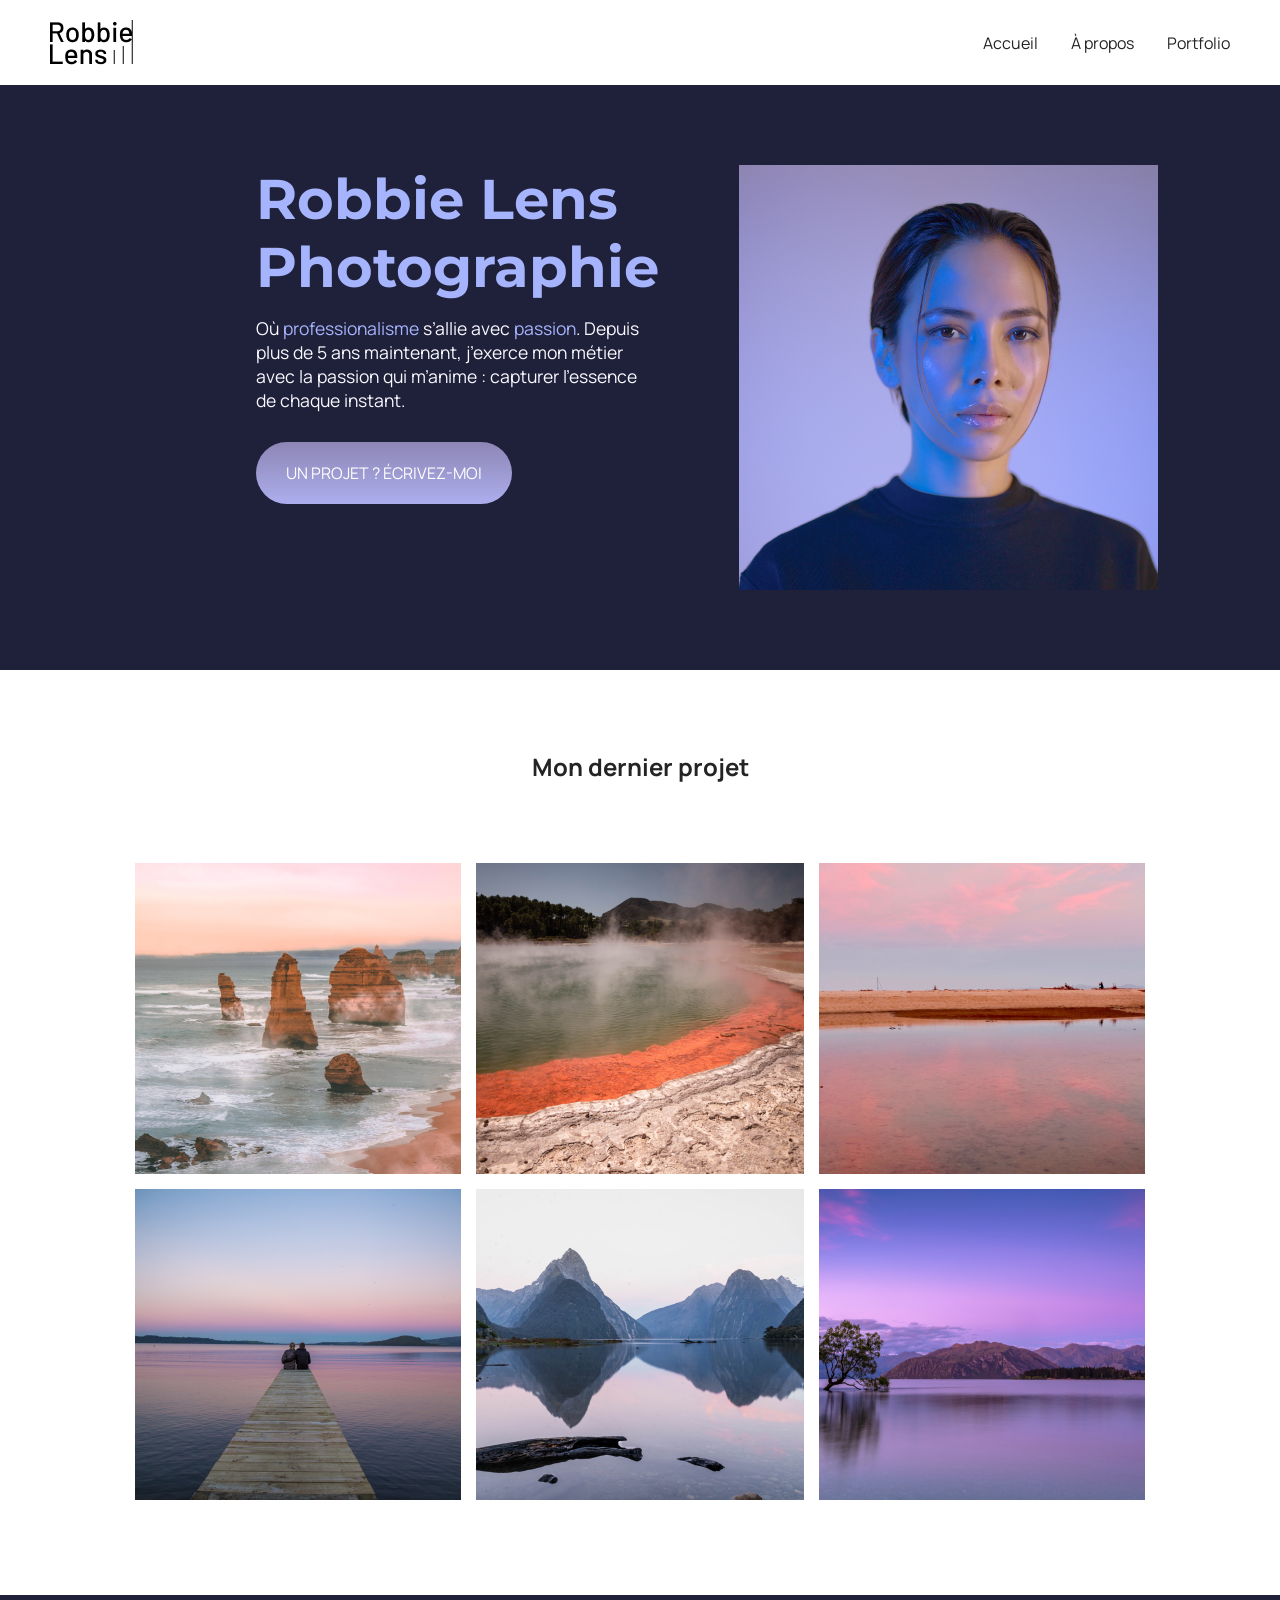
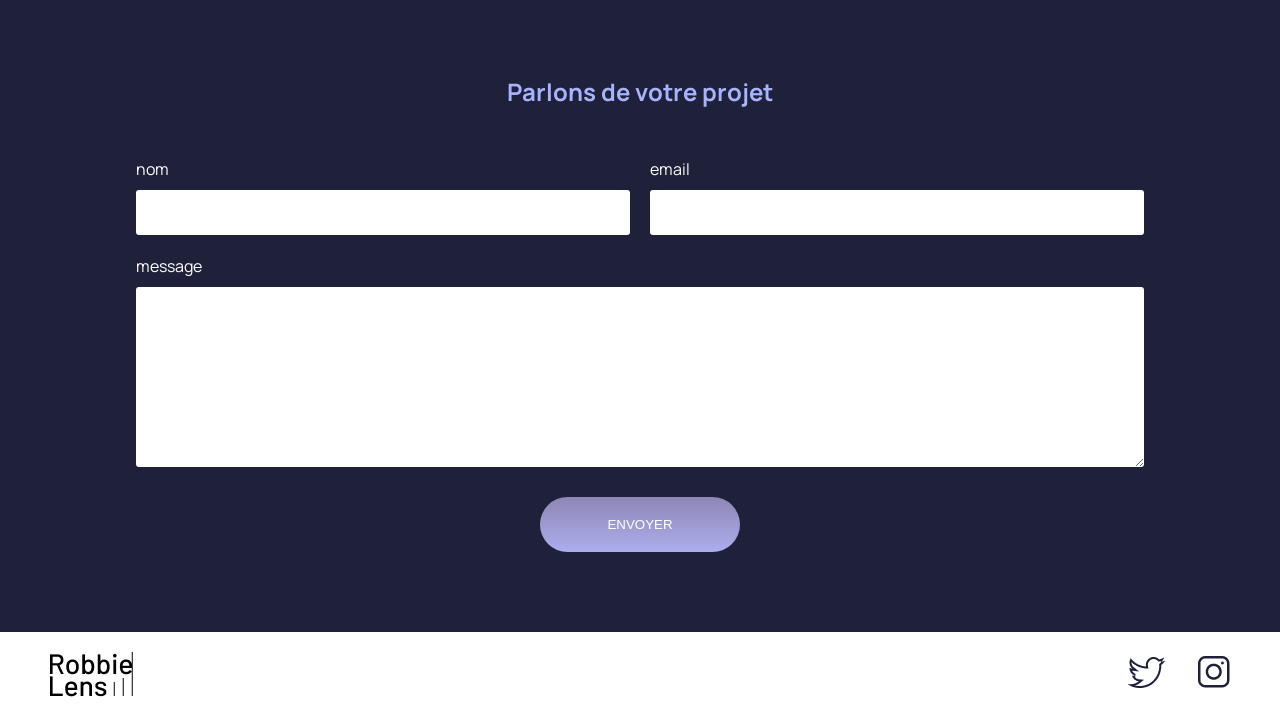
<file: index.html>
<!DOCTYPE html>
<html lang="fr">

<head>
    <meta charset="utf-8" >
    <meta name="viewport" content="width=device-width, initial-scale=1.0">
    <title>Accueil - Robbie Lens Photographie</title>
    <link href="style/style.css" rel="stylesheet" >
    <link href="style/index.css" rel="stylesheet" >
    <link rel="preconnect" href="https://fonts.googleapis.com">
    <link rel="preconnect" href="https://fonts.gstatic.com" crossorigin>
    <link href="https://fonts.googleapis.com/css2?family=Manrope&family=Montserrat&display=swap" rel="stylesheet">
</head>

<body>
    <header>
        <nav>
            <img src="images/logo.png" alt="Logo Robbie Lens" >
            <div>
                <a href="index.html">Accueil</a>
                <a href="a-propos.html">À propos</a>
                <a href="portfolio.html">Portfolio</a>
            </div>
        </nav>
    </header>
    <main>
        <section class="accueil-introduction">
            <div>
                <h1>Robbie Lens Photographie</h1>
                <p>
                    Où <em>professionalisme</em> s’allie avec <em>passion</em>. Depuis
                    plus de 5 ans maintenant, j’exerce mon métier avec la passion
                    qui m’anime : capturer l’essence de chaque instant.
                </p>
                <a href="#contact" class="cta">UN PROJET ? ÉCRIVEZ-MOI</a>
            </div>
            <img src="images/robbie-lens.png" alt="Portrait avec effet de la photographe Robbie Lens" >
        </section>
        <section class="accueil-photos">
            <h2>Mon dernier projet</h2>
            <div>
                <img src="images/accueil/element-1.png" alt="Twelve apostles - Australie" >
                <img src="images/accueil/element-2.png" alt="Wai-O-Tapu - Nouvelle-Zélande" >
                <img src="images/accueil/element-3.png" alt="Parc National d’Abel Tasman - Nouvelle-Zélande" >
            </div>
            <div>
                <img src="images/accueil/element-4.png" alt="Lac Rotorua - Nouvelle-Zélande" >
                <img src="images/accueil/element-5.png" alt="Milford Sound - Nouvelle-Zélande" >
                <img src="images/accueil/element-6.png" alt="Lac Wanaka - Nouvelle-Zélande" >
            </div>
        </section>
        <section id="contact" class="section-contact">
            <h2>Parlons de votre projet</h2>
            <form method="get" action="#">
                <div class="form-nom-email">
                    <div class="form-column">
                        <label for="nom">nom</label>
                        <input type="text" name="nom" id="nom" >
                    </div>
                    <div class="form-column">
                        <label for="email">email</label>
                        <input type="email" name="email" id="email" >
                    </div>
                </div>
                <label for="message">message</label>
                <textarea name="message" id="message" rows="10"></textarea>
                <input type="submit" value="ENVOYER" class="cta" >
            </form>
        </section>
    </main>
    <footer>
        <img src="images/logo.png" alt="Logo Robbie Lens" >
        <div>
            <a target="_blank" href="https://twitter.com/" class="lien-icone">
                <img src="images/twitter.png" alt="Logo Twitter" >
            </a>
            <a target="_blank" href="https://www.instagram.com/" class="lien-icone">
                <img src="images/instagram.png" alt="Logo Instagram" >
            </a>
        </div>
    </footer>
</body>

</html>
</file>
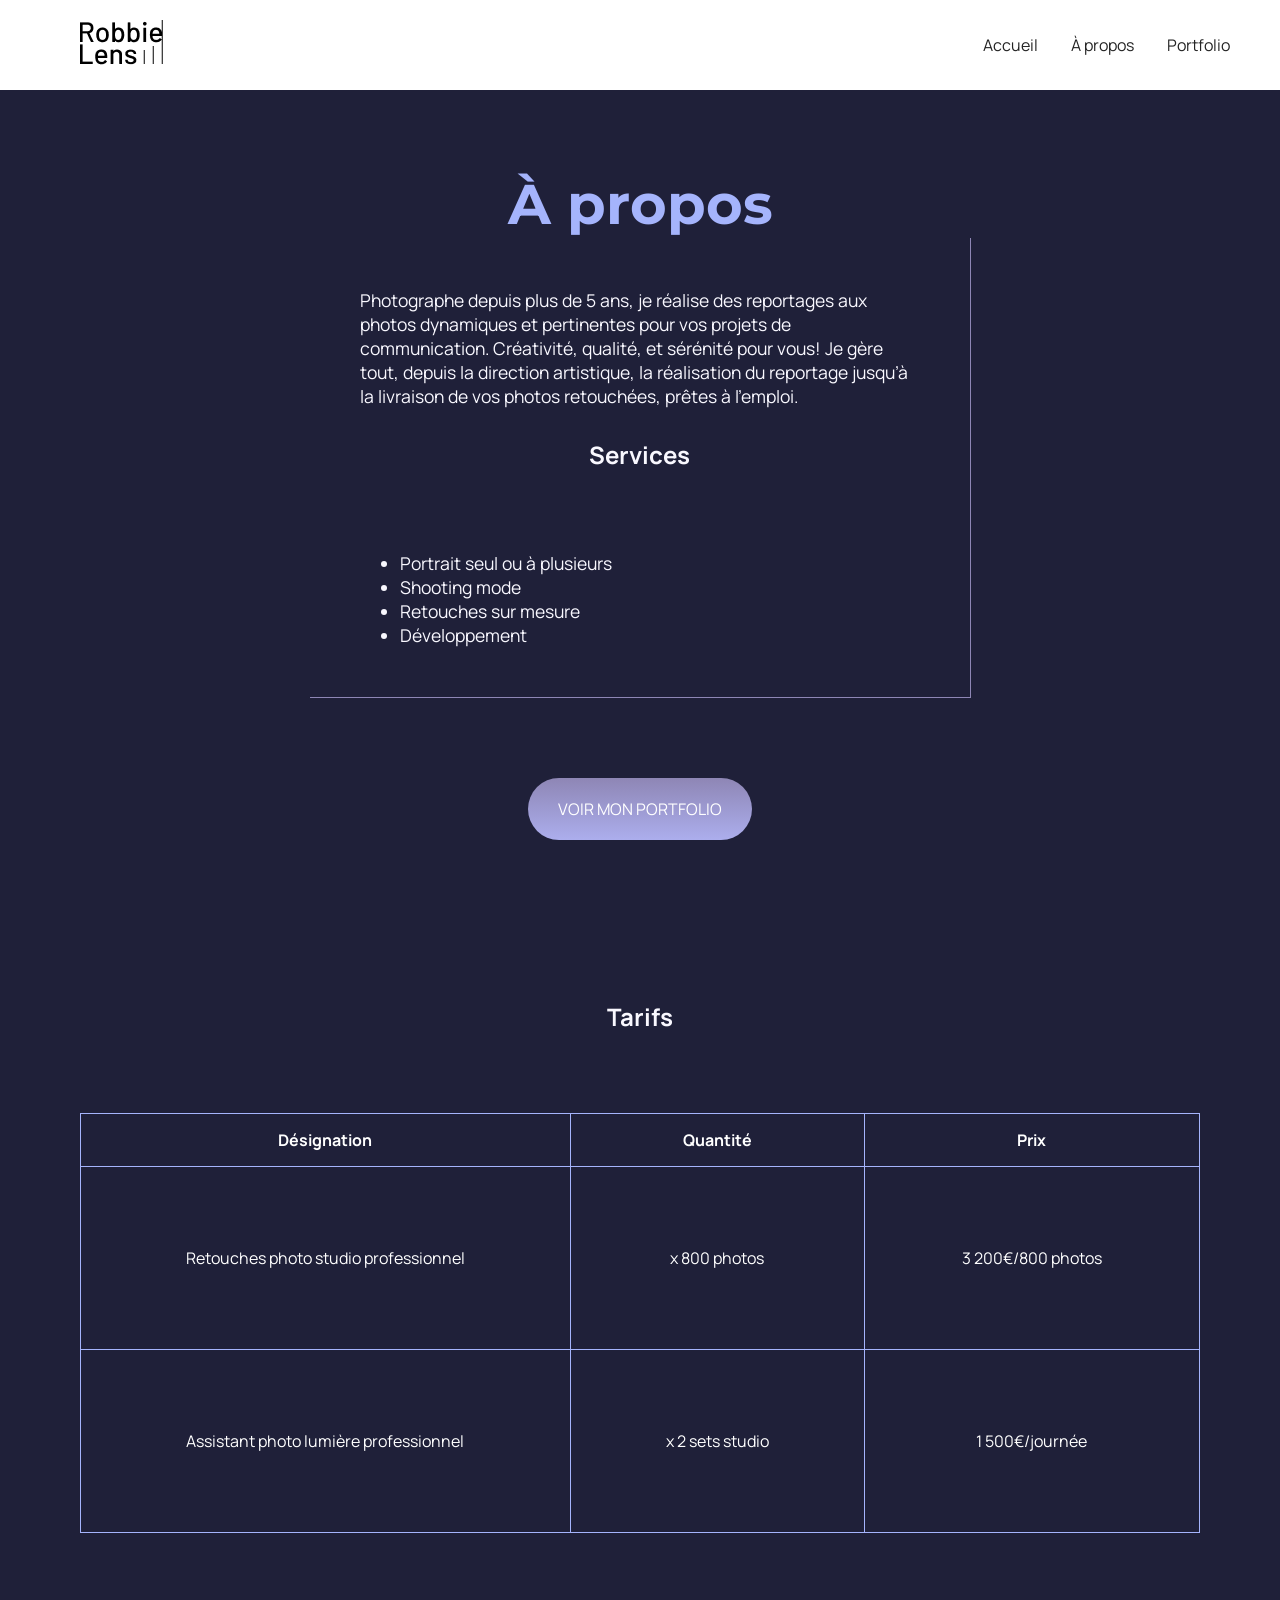
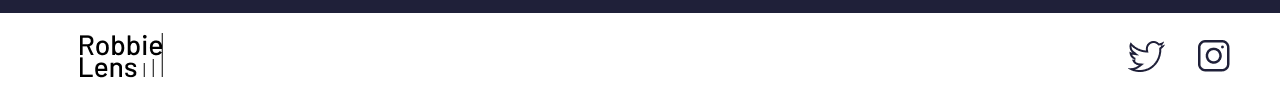
<file: a-propos.html>
<!DOCTYPE html>
<html lang="fr">

<head>
    <meta charset="utf-8" >
    <meta name="viewport" content="width=device-width, initial-scale=1.0">
    <title>À propos - Robbie Lens Photographie</title>
    <link href="/style/style.css" rel="stylesheet" >
    <link rel="stylesheet" href="/style/a-propos.css">
    <link rel="preconnect" href="https://fonts.googleapis.com">
    <link rel="preconnect" href="https://fonts.gstatic.com" crossorigin>
    <link href="https://fonts.googleapis.com/css2?family=Manrope&family=Montserrat&display=swap" rel="stylesheet">
</head>

<body>
    <header>
        <nav>
            <a href="index.html" class="lien-icone">
                <img src="images/logo.png" alt="Logo Robbie Lens" >
            </a>
            
            <div>
                <a href="index.html">Accueil</a>
                <a href="a-propos.html">À propos</a>
                <a href="portfolio.html">Portfolio</a>
            </div>
        </nav>
    </header>
    <main class="a-propos-main">
        <section>
            <h1>À propos</h1>
            <div class="carre-contenu">
                <p>
                    Photographe depuis plus de 5 ans, je réalise des reportages aux photos dynamiques et pertinentes
                    pour
                    vos
                    projets de communication. Créativité, qualité, et sérénité pour vous! Je gère tout, depuis la
                    direction
                    artistique, la réalisation du reportage jusqu’à la livraison de vos photos retouchées, prêtes à
                    l’emploi.
                </p>
                <h2>Services</h2>
                <ul>
                    <li>Portrait seul ou à plusieurs</li>
                    <li>Shooting mode</li>
                    <li>Retouches sur mesure</li>
                    <li>Développement</li>
                </ul>
            </div>
            <div>
                <a href="portfolio.html" class="cta">VOIR MON PORTFOLIO</a>
            </div>
        </section>
        <section class="section-tarifs">
            <h2>Tarifs</h2>
            <table>
                <thead>
                    <tr>
                        <th>Désignation</th>
                        <th>Quantité</th>
                        <th>Prix</th>
                    </tr>
                </thead>
                <tbody>
                    <tr>
                        <td>Retouches photo studio professionnel</td>
                        <td>x 800 photos</td>
                        <td>3 200€/800 photos</td>
                    
                    </tr>
                    <tr>
                        <td>Assistant photo lumière professionnel</td>
                        <td>x 2 sets studio</td>
                        <td>1 500€/journée</td>
                    </tr>
                </tbody>
            </table>
        </section>
        
    </main>
    <footer>
        <a href="index.html" class="lien-icone">
            <img src="images/logo.png" alt="Logo Robbie Lens" >
        </a>
        <div>
            <a target="_blank" href="https://twitter.com/" class="lien-icone">
                <img src="images/twitter.png" alt="Logo Twitter" >
            </a>
            <a target="_blank" href="https://www.instagram.com/" class="lien-icone">
                <img src="images/instagram.png" alt="Logo Instagram" >
            </a>
        </div>
    </footer>
</body>

</html>
</file>
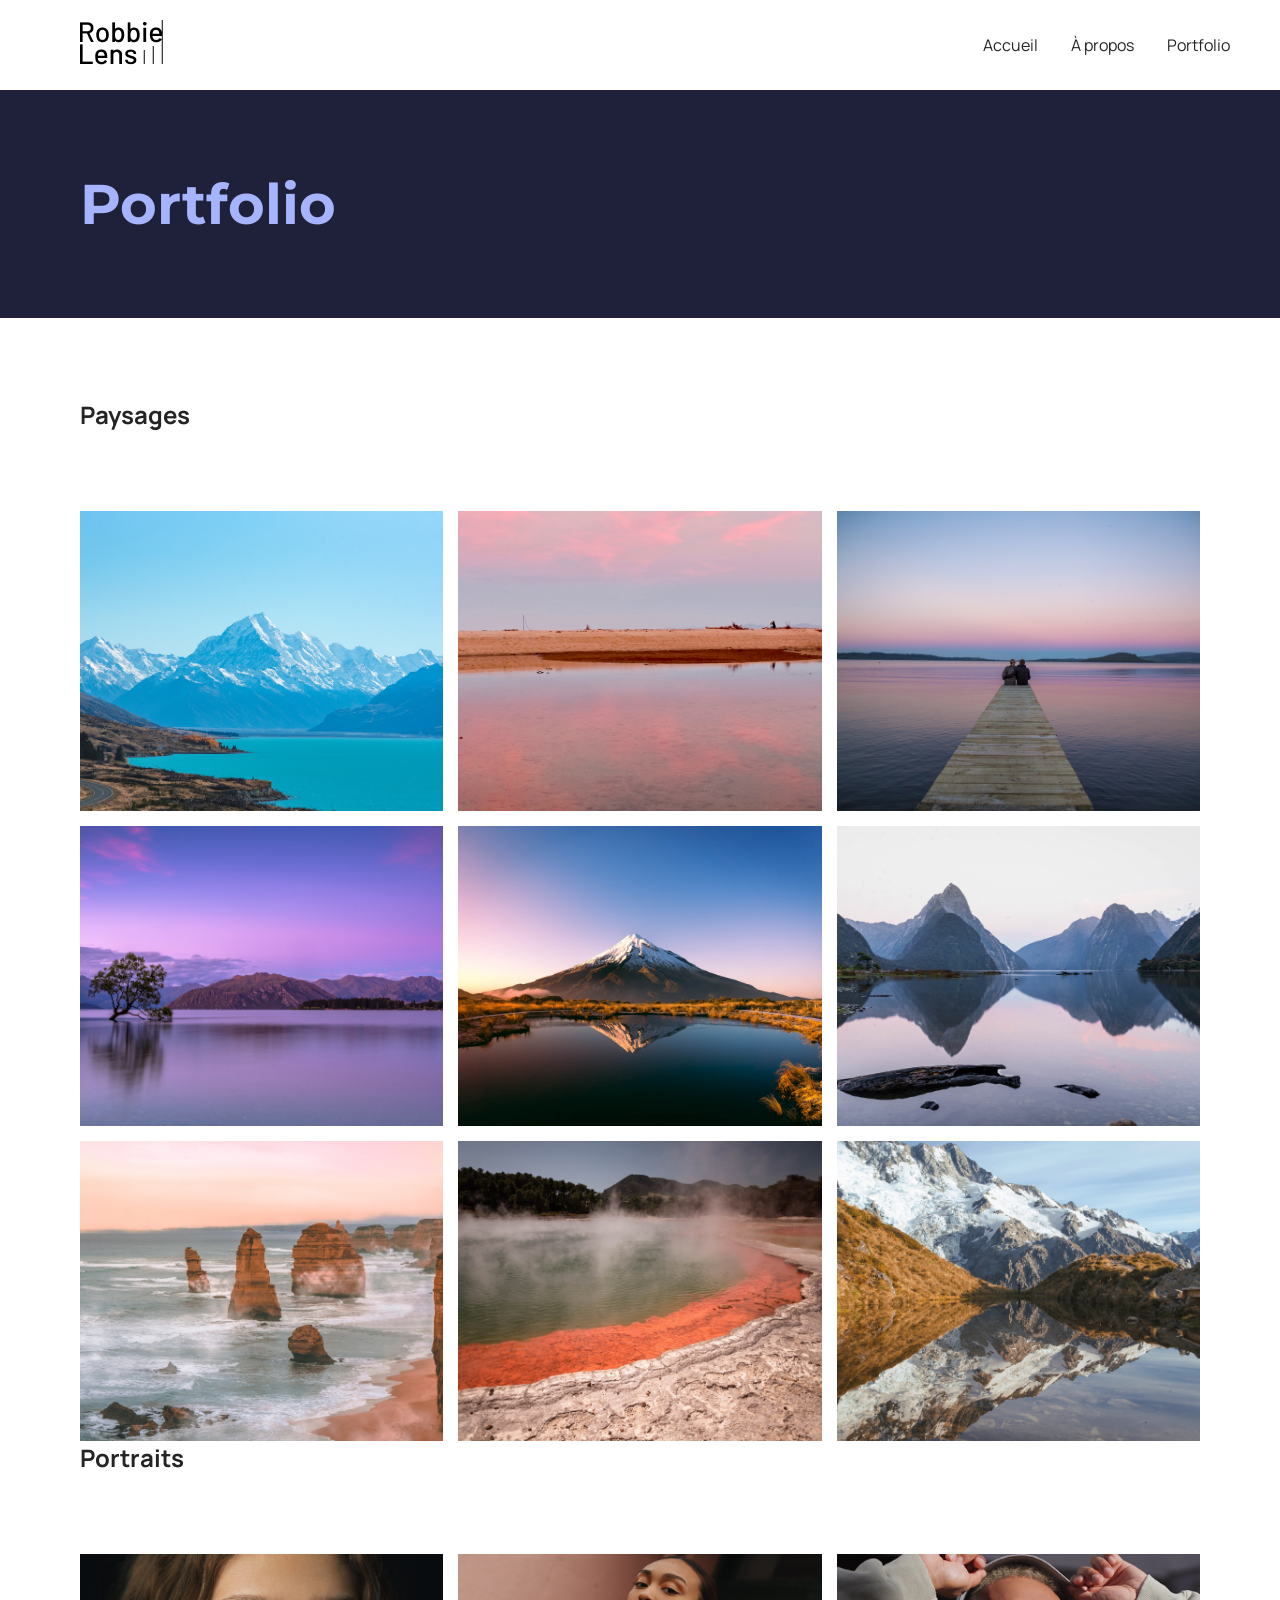
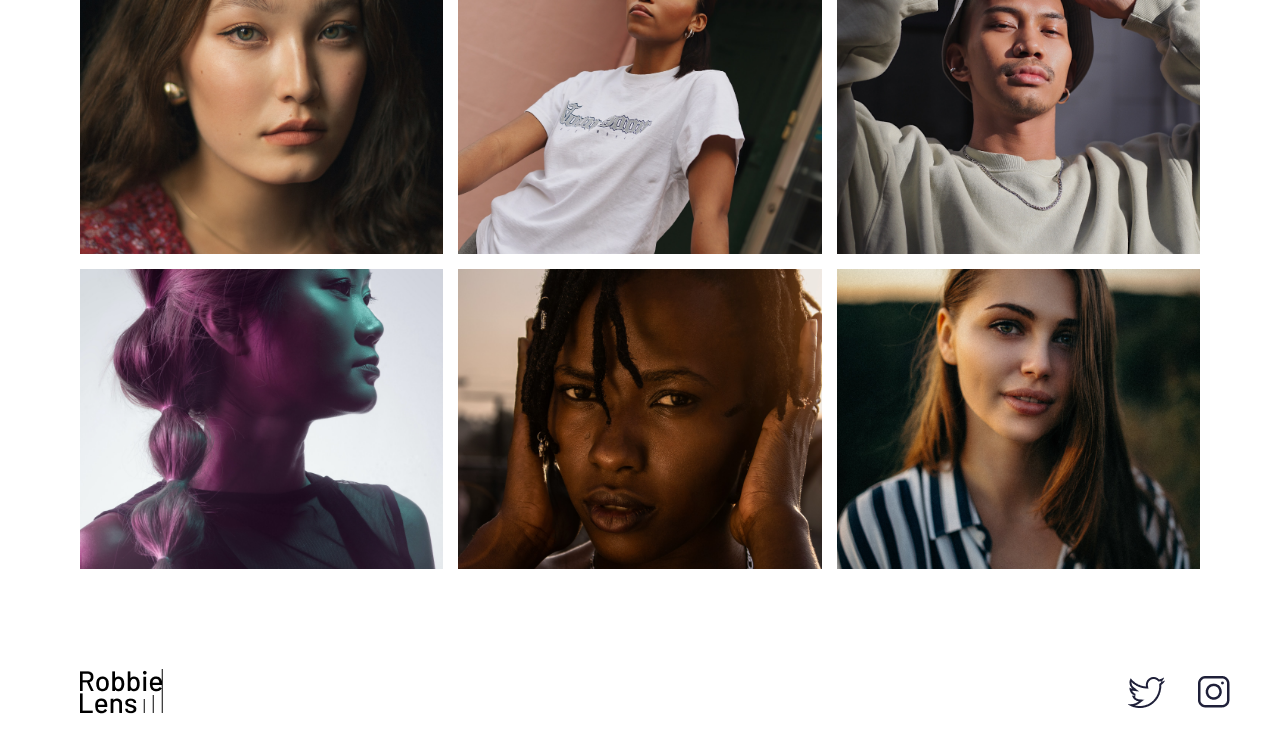
<file: portfolio.html>
<!DOCTYPE html>
<html lang="fr">

<head>
    <meta charset="utf-8" >
    <meta name="viewport" content="width=device-width, initial-scale=1.0">
    <title>Portfolio - Robbie Lens Photographie</title>
    <link href="/style/style.css" rel="stylesheet" >
    <link rel="stylesheet" href="./style/portfolio.css">
    <link rel="preconnect" href="https://fonts.googleapis.com">
    <link rel="preconnect" href="https://fonts.gstatic.com" crossorigin>
    <link href="https://fonts.googleapis.com/css2?family=Manrope&family=Montserrat&display=swap" rel="stylesheet">
</head>

<body>
    <header>
        <nav>
            <a href="index.html" class="lien-icone">
                <img src="images/logo.png" alt="Logo Robbie Lens" >
            </a>
            <div>
                <a href="index.html">Accueil</a>
                <a href="a-propos.html">À propos</a>
                <a href="portfolio.html">Portfolio</a>
            </div>
        </nav>
    </header>
    <main>
        <section>
            <h1>Portfolio</h1>
        </section>
        <section class="portfolio-section-photos">
            <h2>Paysages</h2>
            <div class="grid-paysages">
                <a href="images/portfolio/paysage1.jpg" class="lien-conteneur-photo">
                    <img src="images/portfolio/paysage1.jpg" alt="Mont Aoraki - Nouvelle-Zélande" >
                    <div class="photo-hover">Voir la photo</div>
                </a>
                <a href="images/portfolio/paysage2.jpg" class="lien-conteneur-photo">
                    <img src="images/portfolio/paysage2.jpg" alt="Parc National d’Abel Tasman - Nouvelle-Zélande" >
                    <div class="photo-hover">Voir la photo</div>
                </a>
                <a href="images/portfolio/paysage3.jpg" class="lien-conteneur-photo">
                    <img src="images/portfolio/paysage3.jpg" alt="Lac Rotorua - Nouvelle-Zélande" >
                    <div class="photo-hover">Voir la photo</div>
                </a>
                <a href="images/portfolio/paysage4.jpg" class="lien-conteneur-photo">
                    <img src="images/portfolio/paysage4.jpg" alt="Lac Wanaka - Nouvelle-Zélande" >
                    <div class="photo-hover">Voir la photo</div>
                </a>
                <a href="images/portfolio/paysage5.jpg" class="lien-conteneur-photo">
                    <img src="images/portfolio/paysage5.jpg" alt="Mont Taranaki - Nouvelle-Zélande" >
                    <div class="photo-hover">Voir la photo</div>
                </a>
                <a href="images/portfolio/paysage6.jpg" class="lien-conteneur-photo">
                    <img src="images/portfolio/paysage6.jpg" alt="Milford Sound - Nouvelle-Zélande" >
                    <div class="photo-hover">Voir la photo</div>
                </a>
                <a href="images/portfolio/paysage7.jpg" class="lien-conteneur-photo">
                    <img src="images/portfolio/paysage7.jpg" alt="Twelve Apostle - Australie" >
                    <div class="photo-hover">Voir la photo</div>
                </a>
                <a href="images/portfolio/paysage8.jpg" class="lien-conteneur-photo">
                    <img src="images/portfolio/paysage8.jpg" alt="Wai-O-Tapu - Nouvelle-Zélande" >
                    <div class="photo-hover">Voir la photo</div>
                </a>
                <a href="images/portfolio/paysage9.jpg" class="lien-conteneur-photo">
                    <img src="images/portfolio/paysage9.jpg" alt="Mont Cook - Nouvelle Zélande" >
                    <div class="photo-hover">Voir la photo</div>
                </a>
            </div>
            <h2>Portraits</h2>
            <div class="grid-portraits">
                <a href="images/portfolio/portrait1.jpg" class="lien-conteneur-photo">
                    <img src="images/portfolio/portrait1.jpg" alt="Portrait jeune femme 1" >
                    <div class="photo-hover">Voir la photo</div>
                </a>
                <a href="images/portfolio/portrait2.jpg" class="lien-conteneur-photo">
                    <img src="images/portfolio/portrait2.jpg" alt="Portrait jeune femme 2" >
                    <div class="photo-hover">Voir la photo</div>
                </a>
                <a href="images/portfolio/portrait3.jpg" class="lien-conteneur-photo">
                    <img src="images/portfolio/portrait3.jpg" alt="Portrait jeune homme 3" >
                    <div class="photo-hover">Voir la photo</div>
                </a>
                <a href="images/portfolio/portrait4.jpg" class="lien-conteneur-photo">
                    <img src="images/portfolio/portrait4.jpg" alt="Portrait jeune femme 4" >
                    <div class="photo-hover">Voir la photo</div>
                </a>
                <a href="images/portfolio/portrait5.jpg" class="lien-conteneur-photo">
                    <img src="images/portfolio/portrait5.jpg" alt="Portrait jeune femme 5" >
                    <div class="photo-hover">Voir la photo</div>
                </a>
                <a href="images/portfolio/portrait6.jpg" class="lien-conteneur-photo">
                    <img src="images/portfolio/portrait6.jpg" alt="Portrait jeune femme 6" >
                    <div class="photo-hover">Voir la photo</div>
                </a>

            </div>
        </section>
    </main>
    <footer>
        <a href="index.html" class="lien-icone">
            <img src="images/logo.png" alt="Logo Robbie Lens" >
        </a>
        <div>
            <a target="_blank" href="https://twitter.com/" class="lien-icone">
                <img src="images/twitter.png" alt="Logo Twitter" >
            </a>
            <a target="_blank" href="https://www.instagram.com/" class="lien-icone">
                <img src="images/instagram.png" alt="Logo Instagram" >
            </a>
        </div>
    </footer>
</body>

</html>
</file>
<file: style/style.css>
* {
  margin: 0;
}

body {
  font-family: 'Manrope', sans-serif;
  font-size: 1em;
  background-color: #1f2039;
}

a {
  color: #242424;
  text-decoration: none;
}

em {
  color: #a5b4fc;
  font-style: normal;
}

h1 {
  font-size: 3.5em;
  color: #a5b4fc;
  font-family: 'Montserrat', sans-serif;
}

h2 {
  color: #f9f8ff;
}

p,
li {
  font-size: 1.1em;
  color: #f9f8ff;
}

header,
footer {
  background-color: white;
  padding: 20px 50px;
}

.cta {
  display: inline-block;
  background: linear-gradient(#8e86b5, #acaeed);
  color: white;
  border-radius: 50px;
  padding: 20px 30px;
}

a:hover {
  text-decoration: underline;
}

.cta:hover {
  background: linear-gradient(#696484, #8788ba);
  text-decoration: none;
}

.lien-icone {
  margin-left: 30px;
}

.lien-icone:hover {
  opacity: 0.5;
}

section {
  padding: 80px;
}

footer,
nav {
  display: flex;
  flex-direction: row;
  align-items: center;
  justify-content: space-between;
}

nav a {
  margin-left: 30px;
}
/* les medias queries  */

@media screen and (max-width: 996px) {
  header nav {
    flex-direction: column;
    align-items: center;
    justify-content: center;
  }

  header nav img {
    margin-bottom: 20px;
  }

  header,
  footer {
    padding: 20px 20px;
  }

  h1 {
    font-size: 2em;
  }

  section {
    padding: 50px 20px 50px 20px;
  }

  nav a {
    margin-left: 10px;
    margin-right: 10px;
  }
}
</file>
<file: style/index.css>
.accueil-photos {
  background-color: white;
  padding: 80px;
}

.accueil-photos h2 {
  color: #242424;
  text-align: center;
  margin-bottom: 80px;
}

.accueil-photos div {
  display: flex;
  flex-direction: row;
  gap: 15px;
  justify-content: center;
  margin-bottom: 15px;
}

.accueil-introduction {
  display: flex;
  flex-direction: row;
  width: 60%;
  align-items: flex-start;
  margin: auto;
}

.accueil-introduction h1 {
  margin-bottom: 15px;
}

.accueil-introduction p {
  margin-bottom: 30px;
}

.accueil-introduction div {
  padding-right: 80px;
}
.section-contact h2 {
  color: #a5b4fc;
  text-align: center;
  margin-bottom: 50px;
}
form {
  display: flex;
  flex-direction: column;
  width: 90%;
  margin: auto;
  color: white;
}
.form-nom-email {
  display: flex;
  flex-direction: row;
  gap: 20px;
}
.form-column {
  flex: 1;
  display: flex;
  flex-direction: column;
  margin-bottom: 20px;
}
input,
textarea {
  padding: 15px;
  border-radius: 3px;
  border: none;
}
label {
  margin-bottom: 10px;
}
input[type='submit'] {
  width: 200px;
  margin: auto;
  margin-top: 30px;
}
/* les medias queries */
@media screen and (max-width: 996px ) {
    .accueil-introduction{
        flex-direction: column;
        align-items: center;
        justify-content: center;
    }
    .accueil-introduction div {
    padding-right: 0;
    text-align: center;
    order: 2;
  }

  .accueil-introduction img {
    order: 1;
    margin-bottom: 20px;
    width: 100%;
  }

  .accueil-photos {
    padding: 20px;
  }

  .accueil-photos div {
    flex-direction: column;
  }

  .section-contact {
    padding: 50px 20px;
  }

  .form-nom-email {
    flex-direction: column;
    gap: 0;
  }
}
</file>
<file: style/a-propos.css>
.carre-contenu {
  border-right: 1px solid #8e86b5;
  border-bottom: 1px solid #8e86b5;
  padding: 50px;
  width: 50%;
  margin: auto;
  margin-bottom: 80px;
}

.carre-contenu h2 {
  margin-top: 30px;
}

.carre-contenu ul {
  margin-top: 30px;
}

.carre-contenu + div {
  text-align: center;
}

.a-propos-main {
  margin: auto;
}

table {
  color: white;
  text-align: center;
  width: 100%;
  border-collapse: collapse;
  margin: auto;
}

td,
th {
  padding: 15px;
  border: 1px solid #a5b4fc;
}

td {
  padding: 80px;
}

h2 {
  margin-bottom: 80px;
}

h1,
h2 {
  text-align: center;
}
/* les medias queris */

@media screen and (max-width: 996px ) {
    .section-tarifs{
      display: none;
        
    }
    
}
</file>
<file: style/portfolio.css>
.portfolio-section-photos {
  background-color: white;
}

.portfolio-section-photos h2 {
  color: #242424;
  margin-bottom: 80px;
}

.grid-paysages {
  display: grid;
  grid-template-columns: 1fr 1fr 1fr;
  grid-template-rows: 300px 300px 300px;
  gap: 15px;
}

.grid-portraits {
  display: grid;
  grid-template-columns: 1fr 1fr 1fr;
  grid-template-rows: 300px 300px;
  gap: 15px;
}

.grid-paysages img,
.grid-portraits img {
  width: 100%;
  height: 100%;
  object-fit: cover;
}

.lien-conteneur-photo {
  position: relative;
}

.photo-hover {
  position: absolute;
  top: 0;
  left: 0;
  right: 0;
  bottom: 0;
  display: flex;
  align-items: center;
  justify-content: center;
  font-size: 1.5em;
  color: white;
  background-color: rgba(0, 0, 0, 0.7);
  display: none;
}

.lien-conteneur-photo:hover .photo-hover {
  display: flex;
}

@media screen and (max-width: 996px) {
  .grid-paysages {
    grid-template-columns: 1fr;
    gap: 15px;
  }

  .grid-portraits {
    grid-template-columns: 1fr;
    gap: 15px;
  }
}
</file>
